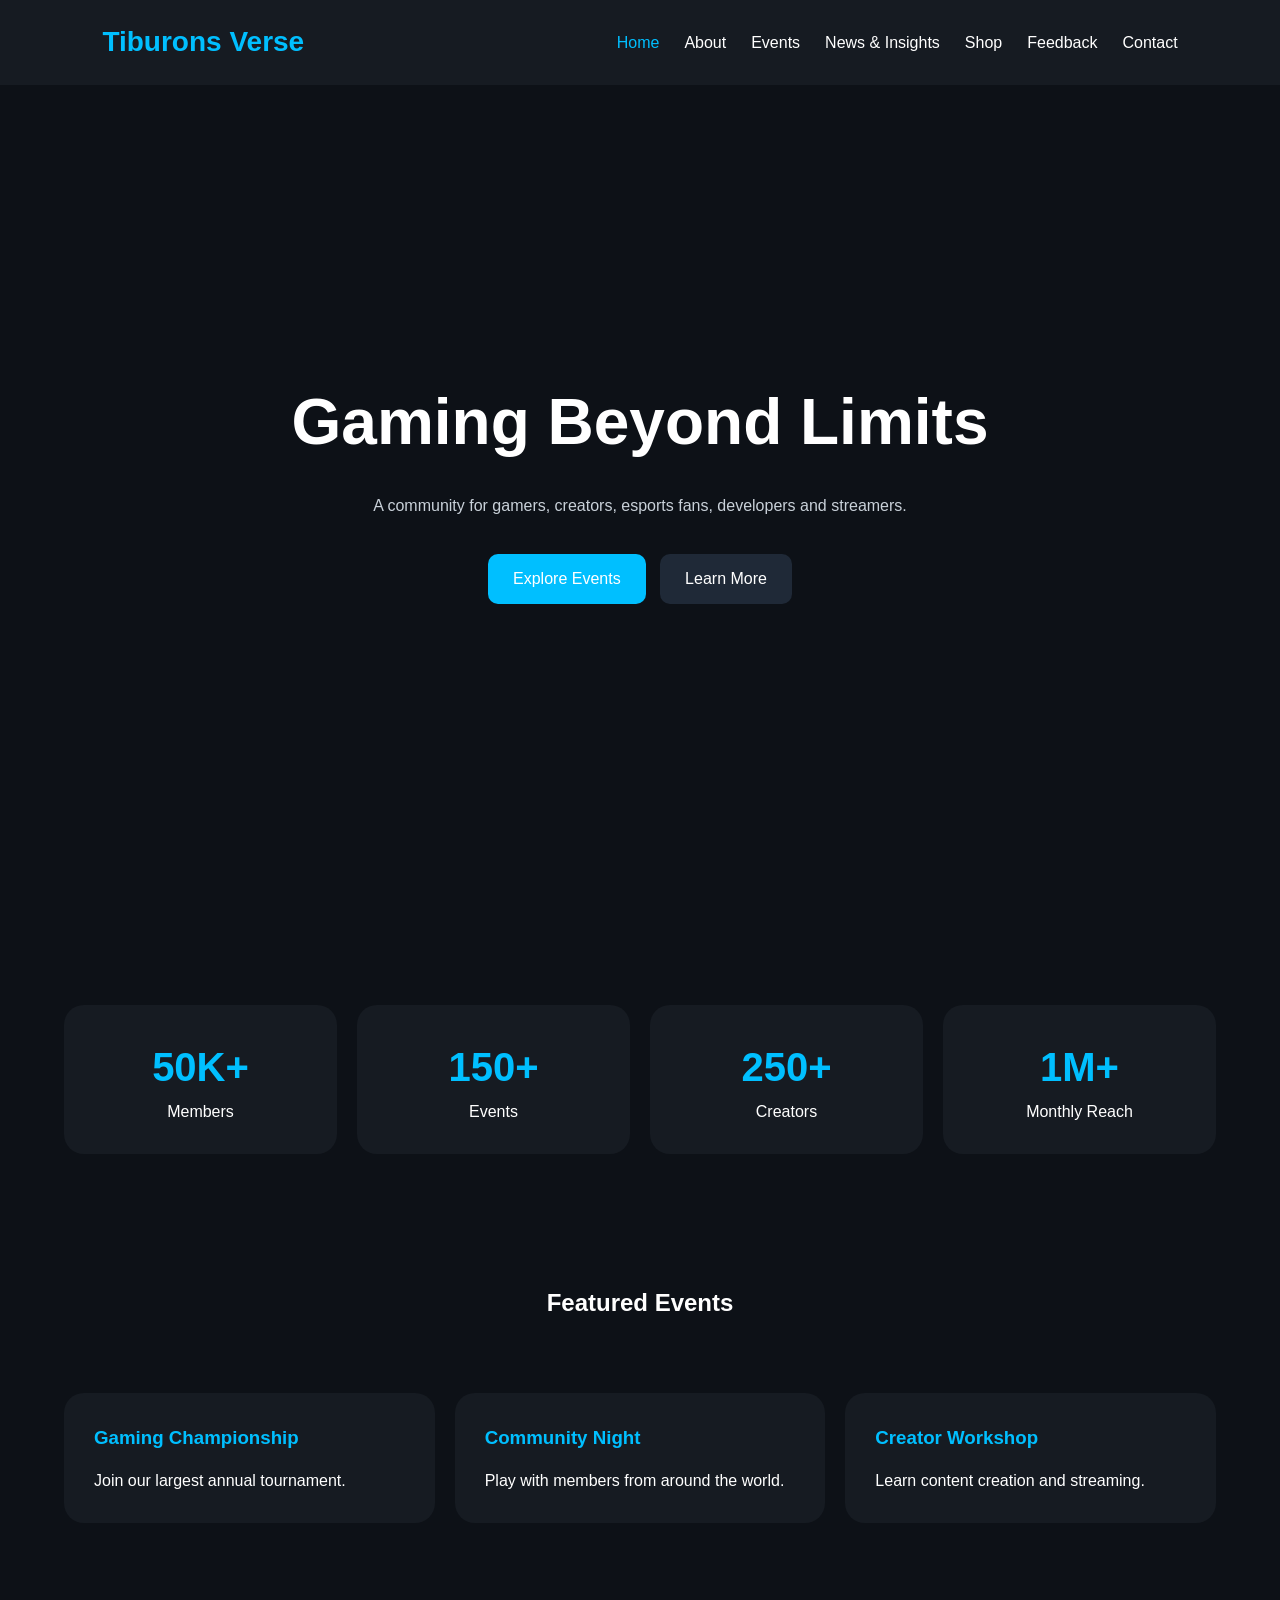
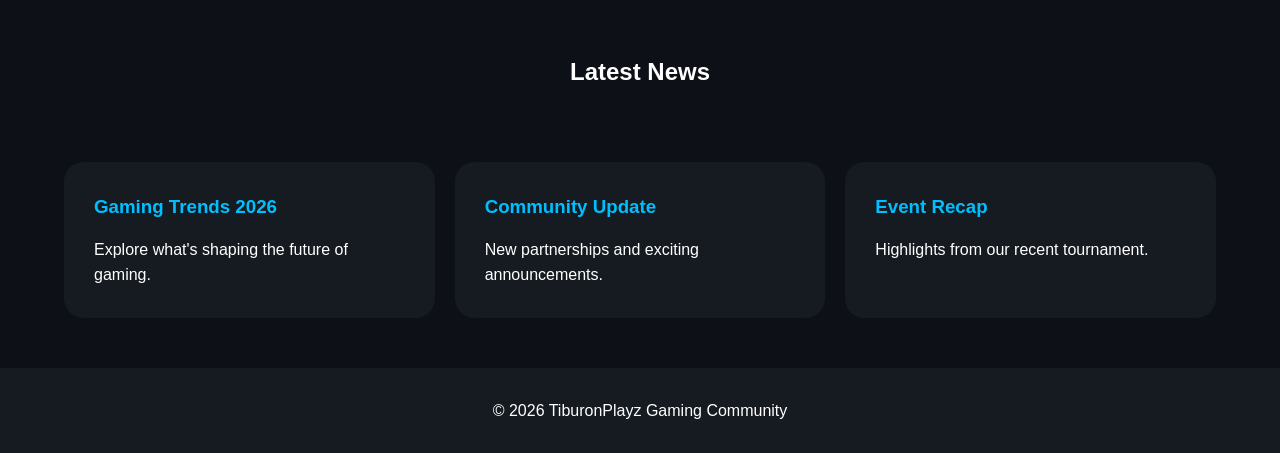
<file: index.html>
<!DOCTYPE html>

<html lang="en">
<head>
    <meta charset="UTF-8">
    <meta name="viewport" content="width=device-width, initial-scale=1.0">
    <title>Tiburons Verse</title>
    <link rel="stylesheet" href="style.css">
    <link rel="icon" type="image/png" href="favicon.png">
</head>
    <!-- Google tag (gtag.js) -->
<script async src="https://www.googletagmanager.com/gtag/js?id=G-MHBF6T37PB"></script>
<script>
  window.dataLayer = window.dataLayer || [];
  function gtag(){dataLayer.push(arguments);}
  gtag('js', new Date());

  gtag('config', 'G-MHBF6T37PB');
</script>
<body>

<header>
    

    <nav class="navbar">
        <div class="logo">Tiburons Verse</div>


    <ul class="nav-links">
        <li><a href="index.html" class="active">Home</a></li>
        <li><a href="about.html">About</a></li>
        <li><a href="events.html">Events</a></li>
        <li><a href="news.html">News & Insights</a></li>
        <li><a href="shop.html">Shop</a></li>
        <li><a href="feedback.html">Feedback</a></li>
        <li><a href="contact.html">Contact</a></li>
    </ul>

    <button class="menu-btn">☰</button>
</nav>


</header>

<section class="hero">
    <div class="hero-content">
        <h1>Gaming Beyond Limits</h1>
        <p>
            A community for gamers, creators, esports fans,
            developers and streamers.
        </p>


    <div class="hero-buttons">
        <a href="events.html" class="btn">Explore Events</a>
        <a href="about.html" class="btn btn-secondary">Learn More</a>
    </div>
</div>


</section>

<section class="stats">
    <div class="container">
        <div class="stat-card">
            <h2>50K+</h2>
            <p>Members</p>
        </div>


    <div class="stat-card">
        <h2>150+</h2>
        <p>Events</p>
    </div>

    <div class="stat-card">
        <h2>250+</h2>
        <p>Creators</p>
    </div>

    <div class="stat-card">
        <h2>1M+</h2>
        <p>Monthly Reach</p>
    </div>
</div>

</section>

<section class="featured">
    <h2>Featured Events</h2>


<div class="cards">

    <div class="card">
        <h3>Gaming Championship</h3>
        <p>
            Join our largest annual tournament.
        </p>
    </div>

    <div class="card">
        <h3>Community Night</h3>
        <p>
            Play with members from around the world.
        </p>
    </div>

    <div class="card">
        <h3>Creator Workshop</h3>
        <p>
            Learn content creation and streaming.
        </p>
    </div>

</div>


</section>

<section class="news-preview">
    <h2>Latest News</h2>


<div class="cards">

    <div class="card">
        <h3>Gaming Trends 2026</h3>
        <p>Explore what's shaping the future of gaming.</p>
    </div>

    <div class="card">
        <h3>Community Update</h3>
        <p>New partnerships and exciting announcements.</p>
    </div>

    <div class="card">
        <h3>Event Recap</h3>
        <p>Highlights from our recent tournament.</p>
    </div>

</div>


</section>

<footer>
    <p>© 2026 TiburonPlayz Gaming Community</p>
</footer>

<script src="main.js"></script>

</body>
</html>
</file>
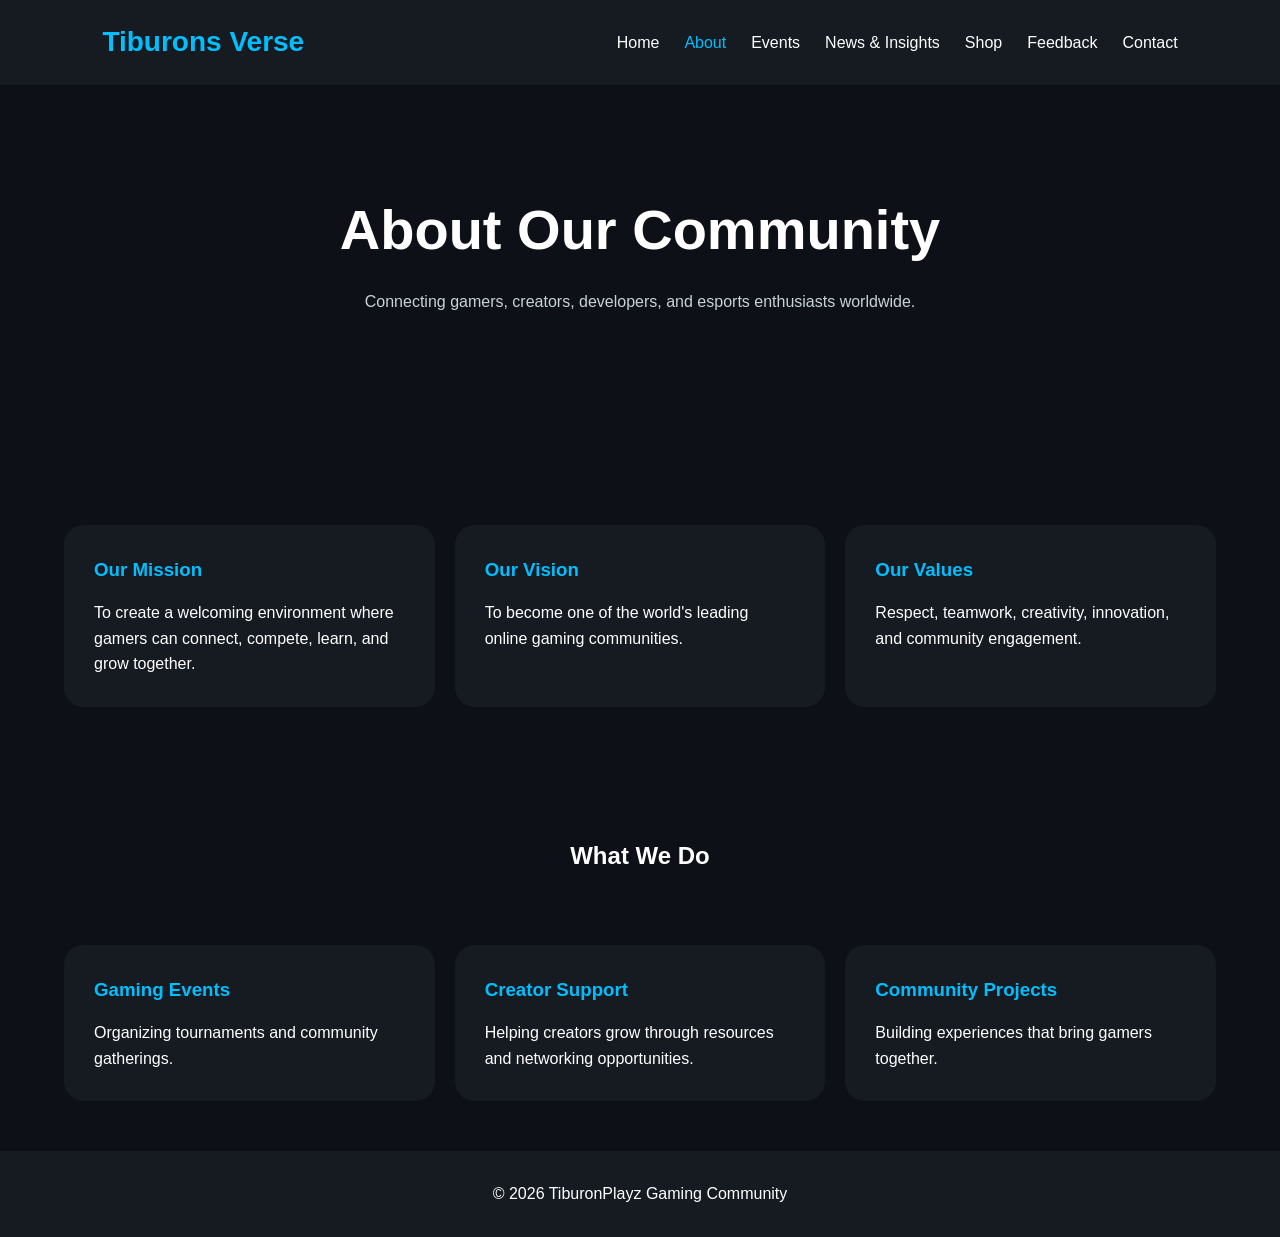
<file: about.html>
<!DOCTYPE html>

<html lang="en">
<head>
    <meta charset="UTF-8">
    <meta name="viewport" content="width=device-width, initial-scale=1.0">
    <title>About Us | Tiburons Verse</title>
    <link rel="stylesheet" href="style.css">
     <link rel="icon" type="image/png" href="favicon.png">
</head>
    <!-- Google tag (gtag.js) -->
<script async src="https://www.googletagmanager.com/gtag/js?id=G-MHBF6T37PB"></script>
<script>
  window.dataLayer = window.dataLayer || [];
  function gtag(){dataLayer.push(arguments);}
  gtag('js', new Date());

  gtag('config', 'G-MHBF6T37PB');
</script>
<body>

<header>
    <nav class="navbar">
        <div class="logo">Tiburons Verse</div>


    <ul class="nav-links">
        <li><a href="index.html">Home</a></li>
        <li><a href="about.html" class="active">About</a></li>
        <li><a href="events.html">Events</a></li>
        <li><a href="news.html">News & Insights</a></li>
        <li><a href="shop.html">Shop</a></li>
        <li><a href="feedback.html">Feedback</a></li>
        <li><a href="contact.html">Contact</a></li>
    </ul>

    <button class="menu-btn">☰</button>
</nav>


</header>

<section class="page-header">
    <h1>About Our Community</h1>
    <p>
        Connecting gamers, creators, developers,
        and esports enthusiasts worldwide.
    </p>
</section>

<section class="featured">


<div class="cards">

    <div class="card">
        <h3>Our Mission</h3>
        <p>
            To create a welcoming environment where gamers
            can connect, compete, learn, and grow together.
        </p>
    </div>

    <div class="card">
        <h3>Our Vision</h3>
        <p>
            To become one of the world's leading online
            gaming communities.
        </p>
    </div>

    <div class="card">
        <h3>Our Values</h3>
        <p>
            Respect, teamwork, creativity, innovation,
            and community engagement.
        </p>
    </div>

</div>


</section>

<section class="featured">


<h2>What We Do</h2>

<div class="cards">

    <div class="card">
        <h3>Gaming Events</h3>
        <p>
            Organizing tournaments and community gatherings.
        </p>
    </div>

    <div class="card">
        <h3>Creator Support</h3>
        <p>
            Helping creators grow through resources
            and networking opportunities.
        </p>
    </div>

    <div class="card">
        <h3>Community Projects</h3>
        <p>
            Building experiences that bring gamers together.
        </p>
    </div>

</div>


</section>

<footer>
    <p>© 2026 TiburonPlayz Gaming Community</p>
</footer>

<script src="main.js"></script>

</body>
</html>
</file>
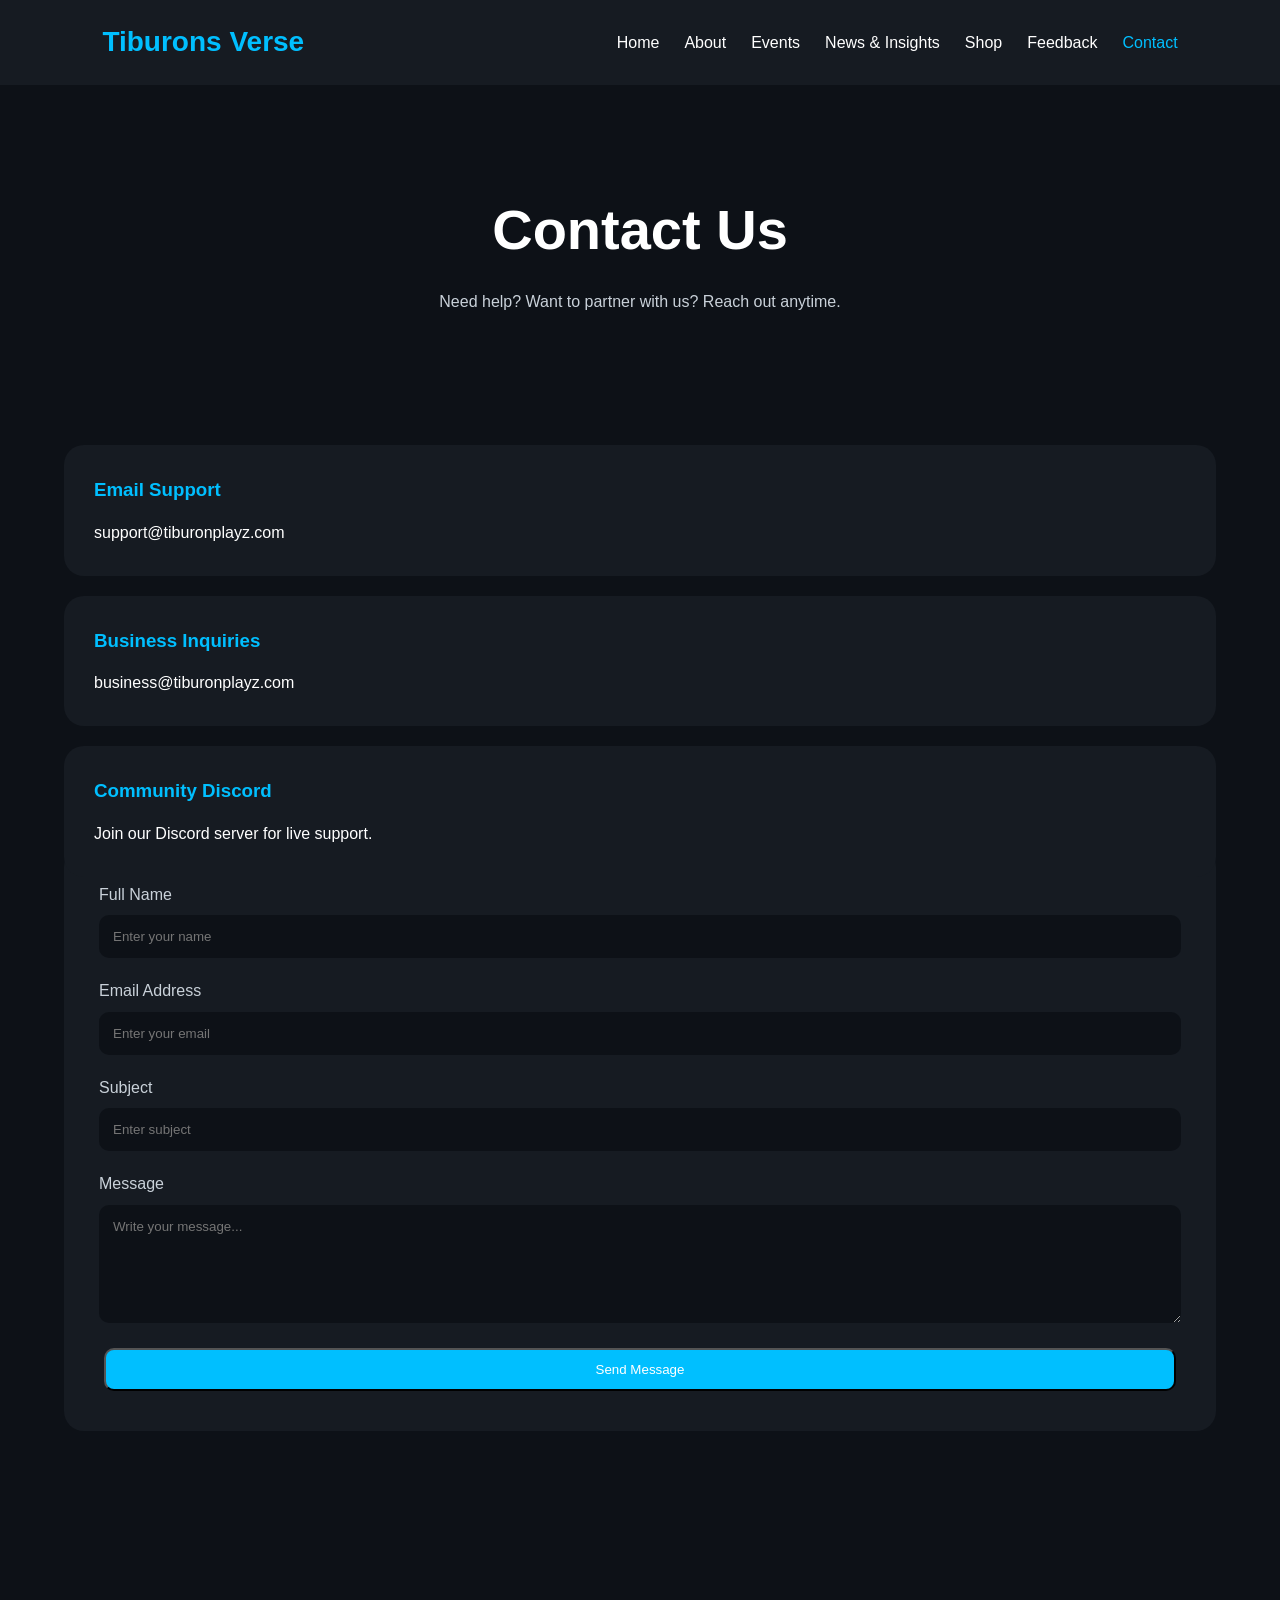
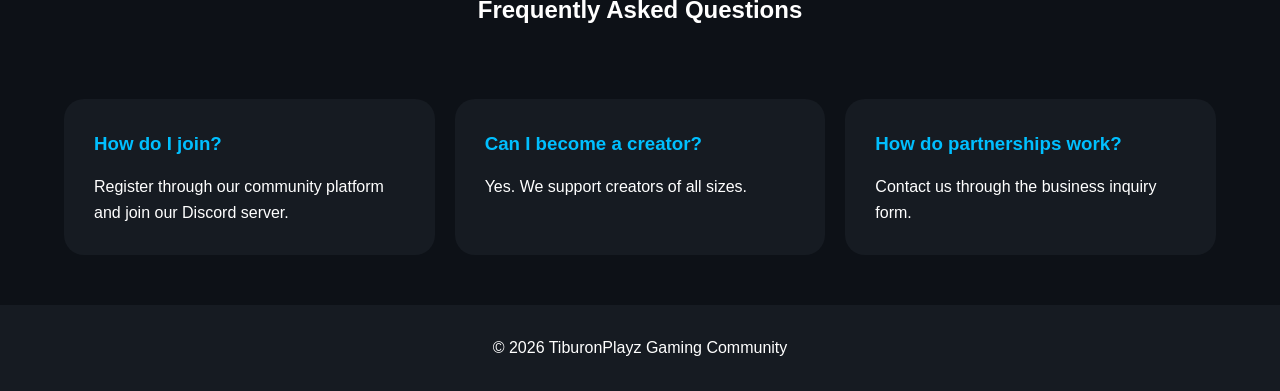
<file: contact.html>
<!DOCTYPE html>

<html lang="en">
<head>
    <meta charset="UTF-8">
    <meta name="viewport" content="width=device-width, initial-scale=1.0">
    <title>Contact Us | Tiburons Verse</title>
    <link rel="stylesheet" href="style.css">
     <link rel="icon" type="image/png" href="favicon.png">
</head>
    <!-- Google tag (gtag.js) -->
<script async src="https://www.googletagmanager.com/gtag/js?id=G-MHBF6T37PB"></script>
<script>
  window.dataLayer = window.dataLayer || [];
  function gtag(){dataLayer.push(arguments);}
  gtag('js', new Date());

  gtag('config', 'G-MHBF6T37PB');
</script>
<body>

<header>
    <nav class="navbar">
        <div class="logo">Tiburons Verse</div>


    <ul class="nav-links">
        <li><a href="index.html">Home</a></li>
        <li><a href="about.html">About</a></li>
        <li><a href="events.html">Events</a></li>
        <li><a href="news.html">News & Insights</a></li>
        <li><a href="shop.html">Shop</a></li>
        <li><a href="feedback.html">Feedback</a></li>
        <li><a href="contact.html" class="active">Contact</a></li>
    </ul>

    <button class="menu-btn">☰</button>
</nav>


</header>

<section class="page-header">
    <h1>Contact Us</h1>
    <p>
        Need help? Want to partner with us?
        Reach out anytime.
    </p>
</section>

<section class="contact-grid">


<div class="contact-info">

    <div class="card">
        <h3>Email Support</h3>
        <p>support@tiburonplayz.com</p>
    </div>

    <div class="card">
        <h3>Business Inquiries</h3>
        <p>business@tiburonplayz.com</p>
    </div>

    <div class="card">
        <h3>Community Discord</h3>
        <p>Join our Discord server for live support.</p>
    </div>

</div>

<div class="form-container">

    <form id="contactForm">

        <label>Full Name</label>
        <input type="text"
        placeholder="Enter your name"
        required>

        <label>Email Address</label>
        <input type="email"
        placeholder="Enter your email"
        required>

        <label>Subject</label>
        <input type="text"
        placeholder="Enter subject"
        required>

        <label>Message</label>
        <textarea rows="6"
        placeholder="Write your message..."
        required></textarea>

        <button type="submit" class="btn">
            Send Message
        </button>

    </form>

</div>


</section>

<section class="featured">


<h2>Frequently Asked Questions</h2>

<div class="cards">

    <div class="card">
        <h3>How do I join?</h3>
        <p>
            Register through our community platform
            and join our Discord server.
        </p>
    </div>

    <div class="card">
        <h3>Can I become a creator?</h3>
        <p>
            Yes. We support creators of all sizes.
        </p>
    </div>

    <div class="card">
        <h3>How do partnerships work?</h3>
        <p>
            Contact us through the business inquiry form.
        </p>
    </div>

</div>


</section>

<footer>
    <p>© 2026 TiburonPlayz Gaming Community</p>
</footer>

<script src="main.js"></script>

</body>
</html>
</file>
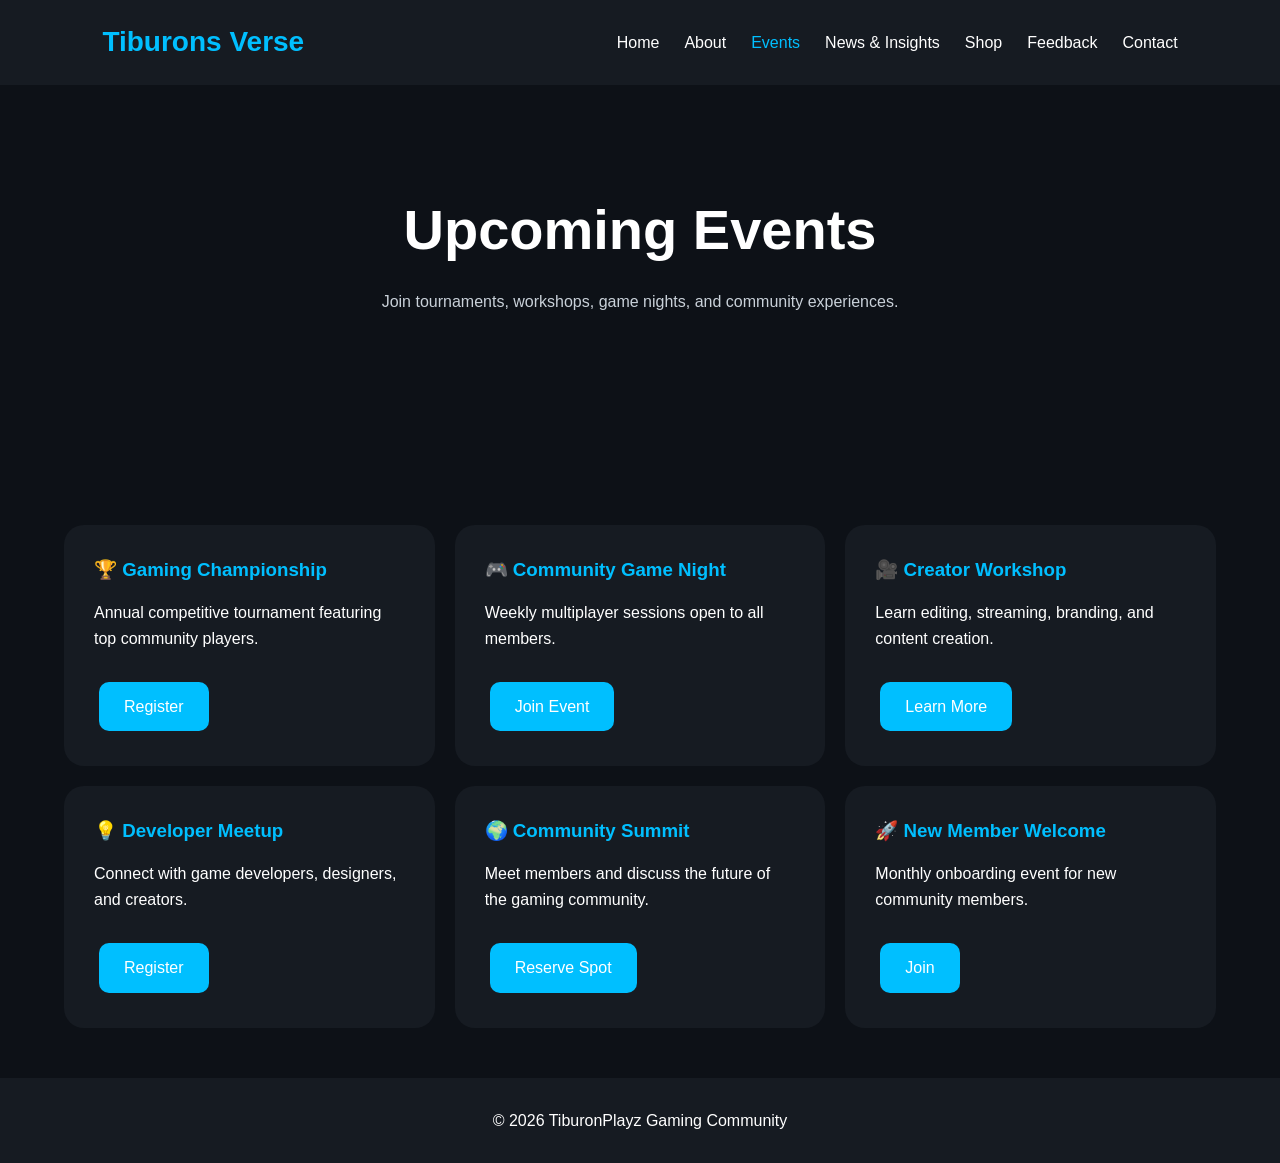
<file: events.html>
<!DOCTYPE html>

<html lang="en">
<head>
    <meta charset="UTF-8">
    <meta name="viewport" content="width=device-width, initial-scale=1.0">
    <title>Events | Tiburons Verse</title>
    <link rel="stylesheet" href="style.css">
     <link rel="icon" type="image/png" href="favicon.png">
</head>
    <!-- Google tag (gtag.js) -->
<script async src="https://www.googletagmanager.com/gtag/js?id=G-MHBF6T37PB"></script>
<script>
  window.dataLayer = window.dataLayer || [];
  function gtag(){dataLayer.push(arguments);}
  gtag('js', new Date());

  gtag('config', 'G-MHBF6T37PB');
</script>
<body>

<header>
    <nav class="navbar">
        <div class="logo">Tiburons Verse</div>


    <ul class="nav-links">
        <li><a href="index.html">Home</a></li>
        <li><a href="about.html">About</a></li>
        <li><a href="events.html" class="active">Events</a></li>
        <li><a href="news.html">News & Insights</a></li>
        <li><a href="shop.html">Shop</a></li>
        <li><a href="feedback.html">Feedback</a></li>
        <li><a href="contact.html">Contact</a></li>
    </ul>

    <button class="menu-btn">☰</button>
</nav>


</header>

<section class="page-header">
    <h1>Upcoming Events</h1>
    <p>
        Join tournaments, workshops, game nights,
        and community experiences.
    </p>
</section>

<section class="featured">


<div class="cards">

    <div class="card">
        <h3>🏆 Gaming Championship</h3>
        <p>
            Annual competitive tournament featuring
            top community players.
        </p>

        <br>

        <a href="#" class="btn">
            Register
        </a>
    </div>

    <div class="card">
        <h3>🎮 Community Game Night</h3>
        <p>
            Weekly multiplayer sessions open
            to all members.
        </p>

        <br>

        <a href="#" class="btn">
            Join Event
        </a>
    </div>

    <div class="card">
        <h3>🎥 Creator Workshop</h3>
        <p>
            Learn editing, streaming, branding,
            and content creation.
        </p>

        <br>

        <a href="#" class="btn">
            Learn More
        </a>
    </div>

    <div class="card">
        <h3>💡 Developer Meetup</h3>
        <p>
            Connect with game developers,
            designers, and creators.
        </p>

        <br>

        <a href="#" class="btn">
            Register
        </a>
    </div>

    <div class="card">
        <h3>🌍 Community Summit</h3>
        <p>
            Meet members and discuss the future
            of the gaming community.
        </p>

        <br>

        <a href="#" class="btn">
            Reserve Spot
        </a>
    </div>

    <div class="card">
        <h3>🚀 New Member Welcome</h3>
        <p>
            Monthly onboarding event for
            new community members.
        </p>

        <br>

        <a href="#" class="btn">
            Join
        </a>
    </div>

</div>


</section>

<footer>
    <p>© 2026 TiburonPlayz Gaming Community</p>
</footer>

<script src="main.js"></script>

</body>
</html>
</file>
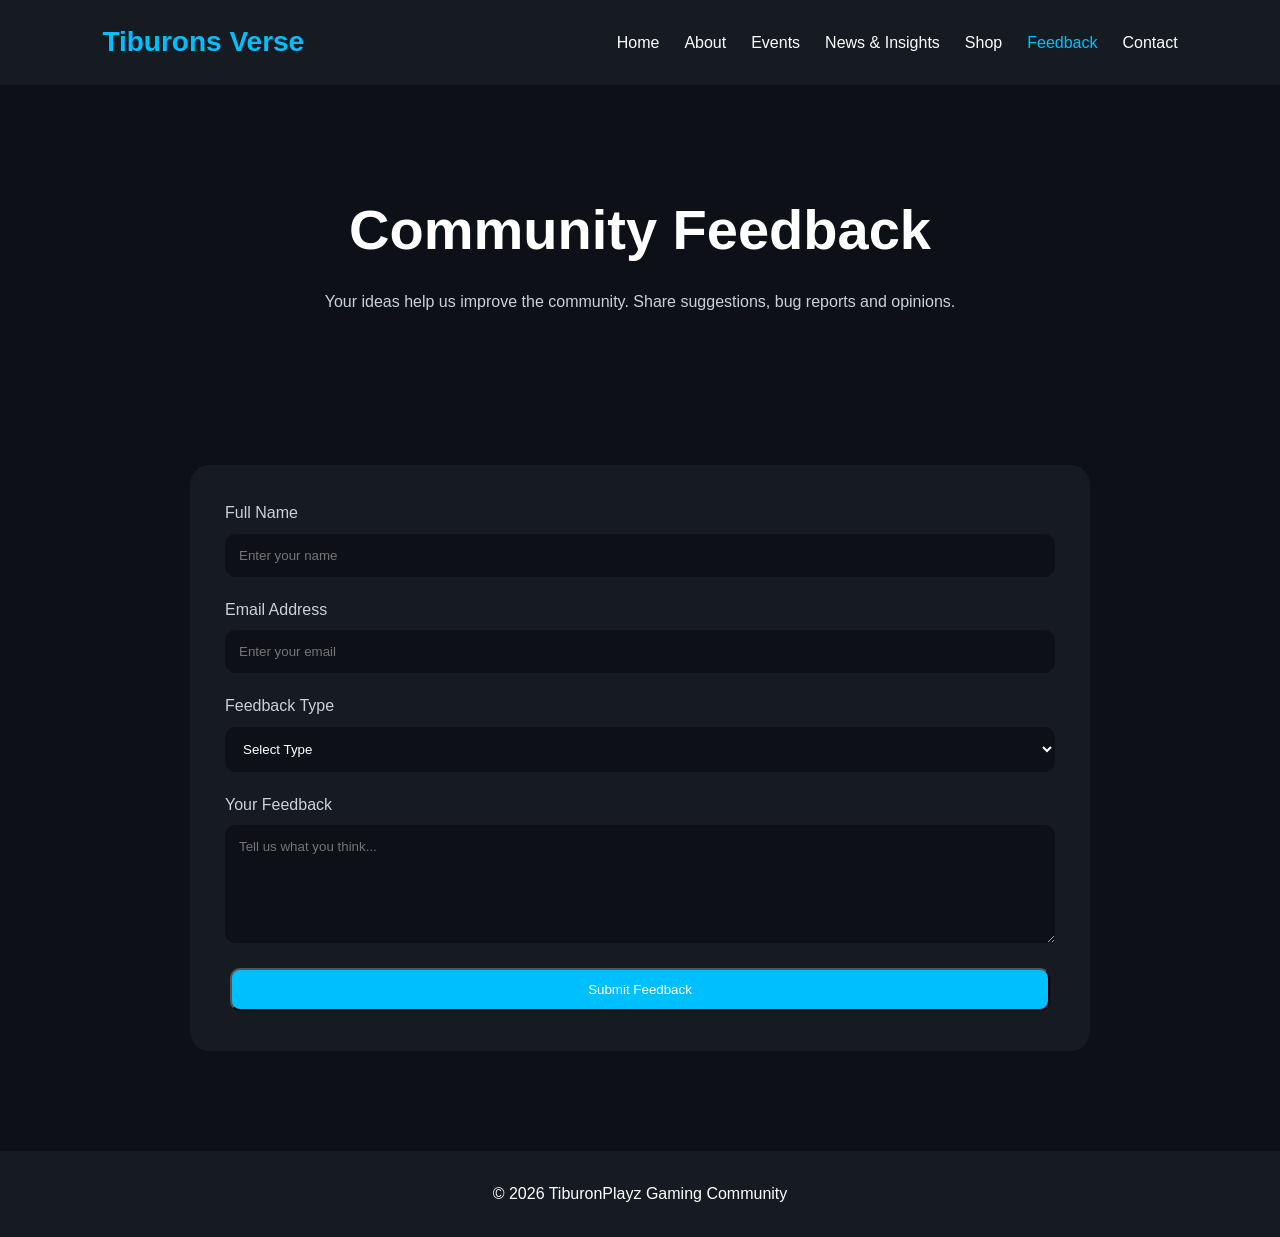
<file: feedback.html>
<!DOCTYPE html>

<html lang="en">
<head>
    <meta charset="UTF-8">
    <meta name="viewport" content="width=device-width, initial-scale=1.0">
    <title>Feedback | Tiburons Verse</title>
    <link rel="stylesheet" href="style.css">
     <link rel="icon" type="image/png" href="favicon.png">
</head>
    <!-- Google tag (gtag.js) -->
<script async src="https://www.googletagmanager.com/gtag/js?id=G-MHBF6T37PB"></script>
<script>
  window.dataLayer = window.dataLayer || [];
  function gtag(){dataLayer.push(arguments);}
  gtag('js', new Date());

  gtag('config', 'G-MHBF6T37PB');
</script>
<body>

<header>
    <nav class="navbar">
        <div class="logo">Tiburons Verse</div>


    <ul class="nav-links">
        <li><a href="index.html">Home</a></li>
        <li><a href="about.html">About</a></li>
        <li><a href="events.html">Events</a></li>
        <li><a href="news.html">News & Insights</a></li>
        <li><a href="shop.html">Shop</a></li>
        <li><a href="feedback.html" class="active">Feedback</a></li>
        <li><a href="contact.html">Contact</a></li>
    </ul>

    <button class="menu-btn">☰</button>
</nav>


</header>

<section class="page-header">
    <h1>Community Feedback</h1>
    <p>
        Your ideas help us improve the community.
        Share suggestions, bug reports and opinions.
    </p>
</section>

<section class="form-section">


<div class="form-container">

    <form id="feedbackForm">

        <label>Full Name</label>
        <input type="text" placeholder="Enter your name" required>

        <label>Email Address</label>
        <input type="email" placeholder="Enter your email" required>

        <label>Feedback Type</label>
        <select required>
            <option value="">Select Type</option>
            <option>Suggestion</option>
            <option>Bug Report</option>
            <option>Community Idea</option>
            <option>General Feedback</option>
        </select>

        <label>Your Feedback</label>
        <textarea rows="6"
        placeholder="Tell us what you think..."
        required></textarea>

        <button type="submit" class="btn">
            Submit Feedback
        </button>

    </form>

</div>


</section>

<footer>
    <p>© 2026 TiburonPlayz Gaming Community</p>
</footer>

<script src="main.js"></script>

</body>
</html>
</file>
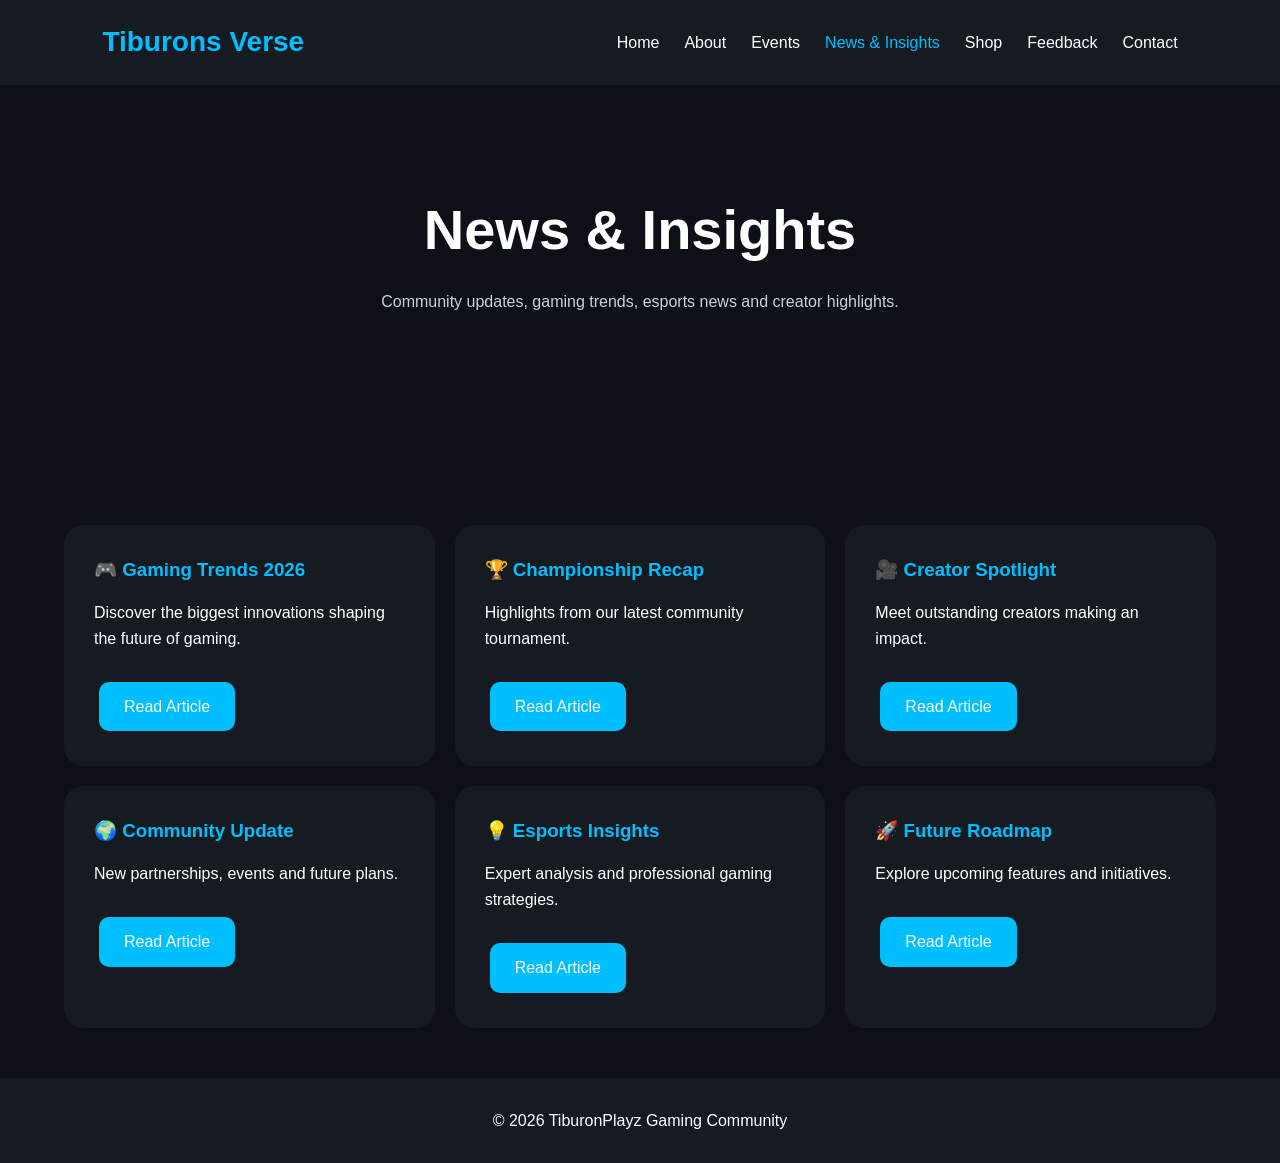
<file: news.html>
<!DOCTYPE html>

<html lang="en">
<head>
    <meta charset="UTF-8">
    <meta name="viewport" content="width=device-width, initial-scale=1.0">
    <title>News & Insights | Tiburons Verse</title>
    <link rel="stylesheet" href="style.css">
     <link rel="icon" type="image/png" href="favicon.png">
</head>
    <!-- Google tag (gtag.js) -->
<script async src="https://www.googletagmanager.com/gtag/js?id=G-MHBF6T37PB"></script>
<script>
  window.dataLayer = window.dataLayer || [];
  function gtag(){dataLayer.push(arguments);}
  gtag('js', new Date());

  gtag('config', 'G-MHBF6T37PB');
</script>
<body>

<header>
    <nav class="navbar">
        <div class="logo">Tiburons Verse</div>


    <ul class="nav-links">
        <li><a href="index.html">Home</a></li>
        <li><a href="about.html">About</a></li>
        <li><a href="events.html">Events</a></li>
        <li><a href="news.html" class="active">News & Insights</a></li>
        <li><a href="shop.html">Shop</a></li>
        <li><a href="feedback.html">Feedback</a></li>
        <li><a href="contact.html">Contact</a></li>
    </ul>

    <button class="menu-btn">☰</button>
</nav>


</header>

<section class="page-header">
    <h1>News & Insights</h1>
    <p>
        Community updates, gaming trends,
        esports news and creator highlights.
    </p>
</section>

<section class="featured">


<div class="cards">

    <article class="card">
        <h3>🎮 Gaming Trends 2026</h3>
        <p>
            Discover the biggest innovations shaping
            the future of gaming.
        </p>
        <br>
        <a href="#" class="btn">Read Article</a>
    </article>

    <article class="card">
        <h3>🏆 Championship Recap</h3>
        <p>
            Highlights from our latest community tournament.
        </p>
        <br>
        <a href="#" class="btn">Read Article</a>
    </article>

    <article class="card">
        <h3>🎥 Creator Spotlight</h3>
        <p>
            Meet outstanding creators making an impact.
        </p>
        <br>
        <a href="#" class="btn">Read Article</a>
    </article>

    <article class="card">
        <h3>🌍 Community Update</h3>
        <p>
            New partnerships, events and future plans.
        </p>
        <br>
        <a href="#" class="btn">Read Article</a>
    </article>

    <article class="card">
        <h3>💡 Esports Insights</h3>
        <p>
            Expert analysis and professional gaming strategies.
        </p>
        <br>
        <a href="#" class="btn">Read Article</a>
    </article>

    <article class="card">
        <h3>🚀 Future Roadmap</h3>
        <p>
            Explore upcoming features and initiatives.
        </p>
        <br>
        <a href="#" class="btn">Read Article</a>
    </article>

</div>


</section>

<footer>
    <p>© 2026 TiburonPlayz Gaming Community</p>
</footer>

<script src="main.js"></script>

</body>
</html>
</file>
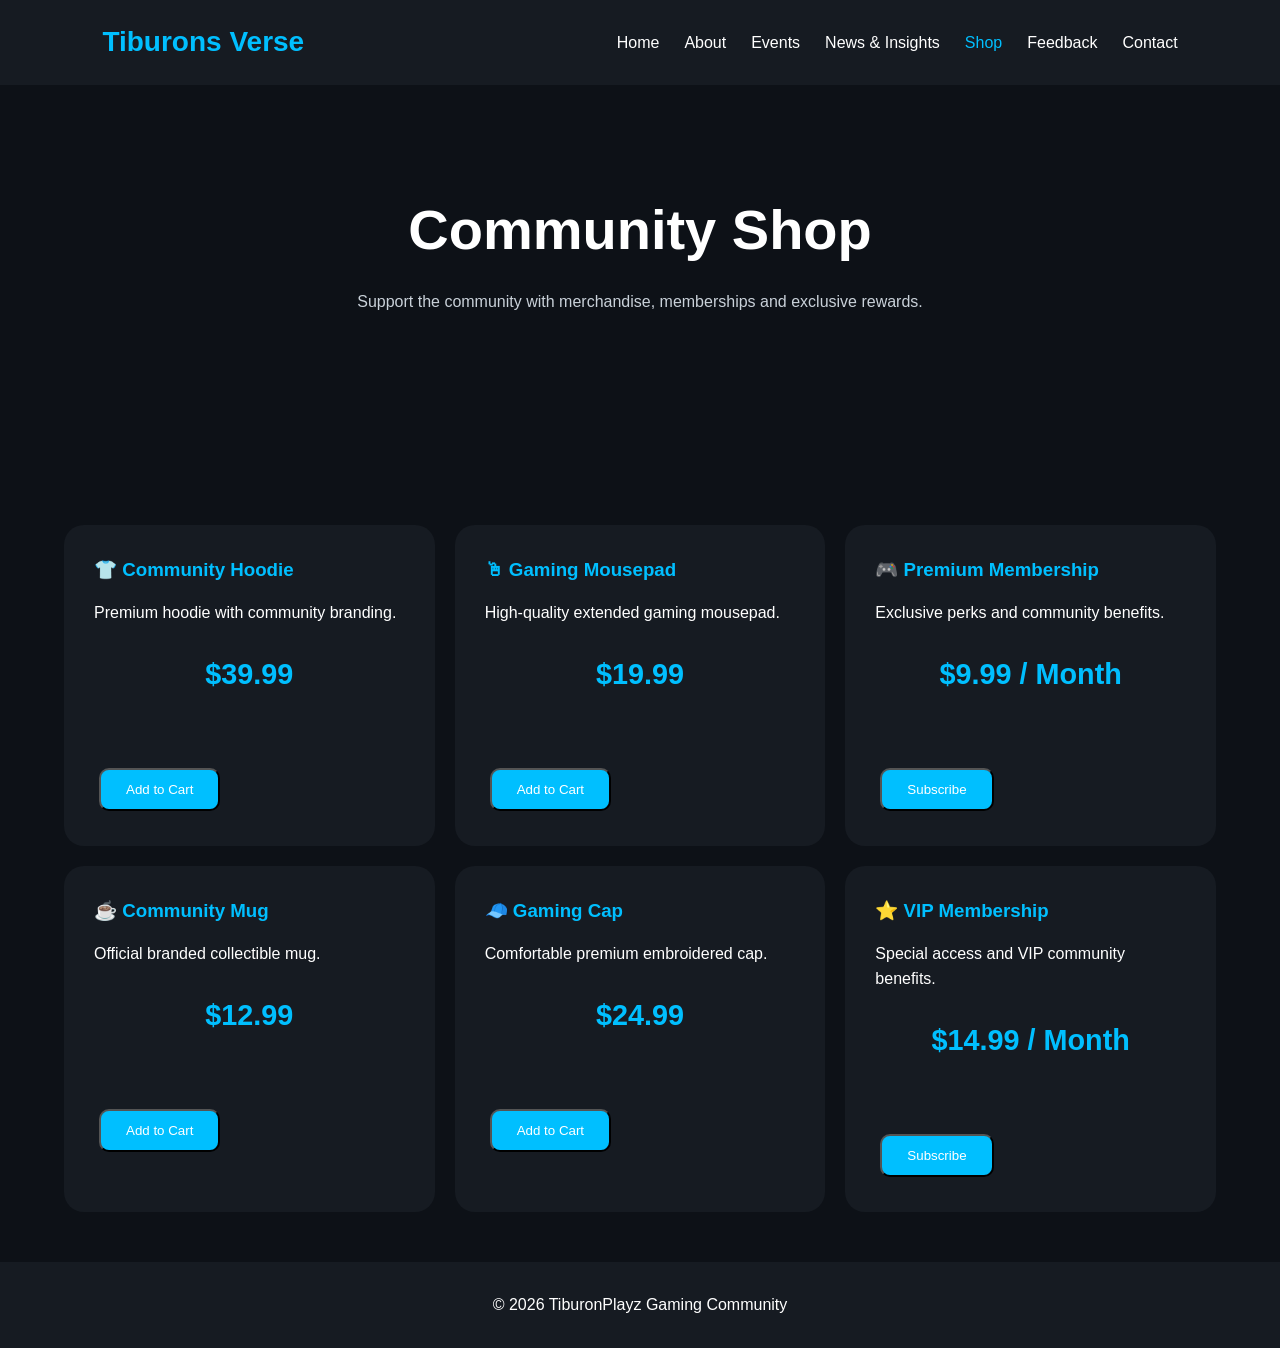
<file: shop.html>
<!DOCTYPE html>

<html lang="en">
<head>
    <meta charset="UTF-8">
    <meta name="viewport" content="width=device-width, initial-scale=1.0">
    <title>Shop | Tiburons Verse</title>
    <link rel="stylesheet" href="style.css">
     <link rel="icon" type="image/png" href="favicon.png">
</head>
    <!-- Google tag (gtag.js) -->
<script async src="https://www.googletagmanager.com/gtag/js?id=G-MHBF6T37PB"></script>
<script>
  window.dataLayer = window.dataLayer || [];
  function gtag(){dataLayer.push(arguments);}
  gtag('js', new Date());

  gtag('config', 'G-MHBF6T37PB');
</script>
<body>

<header>
    <nav class="navbar">
        <div class="logo">Tiburons Verse</div>


    <ul class="nav-links">
        <li><a href="index.html">Home</a></li>
        <li><a href="about.html">About</a></li>
        <li><a href="events.html">Events</a></li>
        <li><a href="news.html">News & Insights</a></li>
        <li><a href="shop.html" class="active">Shop</a></li>
        <li><a href="feedback.html">Feedback</a></li>
        <li><a href="contact.html">Contact</a></li>
    </ul>

    <button class="menu-btn">☰</button>
</nav>


</header>

<section class="page-header">
    <h1>Community Shop</h1>
    <p>
        Support the community with merchandise,
        memberships and exclusive rewards.
    </p>
</section>

<section class="featured">


<div class="cards">

    <div class="card">
        <h3>👕 Community Hoodie</h3>
        <p>Premium hoodie with community branding.</p>

        <br>

        <h2>$39.99</h2>

        <br>

        <button class="btn">
            Add to Cart
        </button>
    </div>

    <div class="card">
        <h3>🖱 Gaming Mousepad</h3>
        <p>High-quality extended gaming mousepad.</p>

        <br>

        <h2>$19.99</h2>

        <br>

        <button class="btn">
            Add to Cart
        </button>
    </div>

    <div class="card">
        <h3>🎮 Premium Membership</h3>
        <p>Exclusive perks and community benefits.</p>

        <br>

        <h2>$9.99 / Month</h2>

        <br>

        <button class="btn">
            Subscribe
        </button>
    </div>

    <div class="card">
        <h3>☕ Community Mug</h3>
        <p>Official branded collectible mug.</p>

        <br>

        <h2>$12.99</h2>

        <br>

        <button class="btn">
            Add to Cart
        </button>
    </div>

    <div class="card">
        <h3>🧢 Gaming Cap</h3>
        <p>Comfortable premium embroidered cap.</p>

        <br>

        <h2>$24.99</h2>

        <br>

        <button class="btn">
            Add to Cart
        </button>
    </div>

    <div class="card">
        <h3>⭐ VIP Membership</h3>
        <p>Special access and VIP community benefits.</p>

        <br>

        <h2>$14.99 / Month</h2>

        <br>

        <button class="btn">
            Subscribe
        </button>
    </div>

</div>


</section>

<footer>
    <p>© 2026 TiburonPlayz Gaming Community</p>
</footer>

<script src="main.js"></script>

</body>
</html>
</file>
<file: style.css>
*{
margin:0;
padding:0;
box-sizing:border-box;
font-family:Segoe UI,sans-serif;
}

body{
background:#0D1117;
color:white;
line-height:1.6;
}

a{
text-decoration:none;
}

.navbar{
display:flex;
justify-content:space-between;
align-items:center;
padding:20px 8%;
background:#161B22;
position:sticky;
top:0;
z-index:1000;
}

.logo{
color:#00BFFF;
font-size:28px;
font-weight:700;
}

.nav-links{
display:flex;
list-style:none;
gap:25px;
}

.nav-links a{
color:white;
transition:.3s;
}

.nav-links a:hover,
.nav-links .active{
color:#00BFFF;
}

.menu-btn{
display:none;
background:none;
border:none;
color:white;
font-size:28px;
cursor:pointer;
}

.hero{
min-height:90vh;
display:flex;
align-items:center;
justify-content:center;
text-align:center;
padding:40px;
}

.hero-content h1{
font-size:4rem;
margin-bottom:20px;
}

.hero-content p{
max-width:700px;
margin:auto;
color:#c9d1d9;
}

.hero-buttons{
margin-top:30px;
}

.btn{
display:inline-block;
padding:12px 25px;
background:#00BFFF;
color:white;
border-radius:10px;
margin:5px;
}

.btn-secondary{
background:#1f2937;
}

.stats .container{
width:90%;
max-width:1200px;
margin:auto;
display:grid;
grid-template-columns:repeat(auto-fit,minmax(220px,1fr));
gap:20px;
padding:80px 0;
}

.stat-card{
background:#161B22;
padding:30px;
border-radius:20px;
text-align:center;
}

.stat-card h2{
color:#00BFFF;
font-size:2.5rem;
}

.featured,
.news-preview{
width:90%;
max-width:1200px;
margin:auto;
padding:80px 0;
}

.featured h2,
.news-preview h2{
text-align:center;
margin-bottom:40px;
}

.cards{
display:grid;
grid-template-columns:repeat(auto-fit,minmax(300px,1fr));
gap:20px;
}

.card{
background:#161B22;
padding:30px;
border-radius:20px;
transition:.3s;
}

.card:hover{
transform:translateY(-8px);
}

.card h3{
margin-bottom:15px;
color:#00BFFF;
}

footer{
text-align:center;
padding:30px;
background:#161B22;
}

@media(max-width:768px){

.nav-links{
display:none;
}

.menu-btn{
display:block;
}

.hero-content h1{
font-size:2.8rem;
}

}

.page-header{
text-align:center;
padding:100px 20px;
}

.page-header h1{
font-size:3.5rem;
margin-bottom:15px;
}

.page-header p{
max-width:700px;
margin:auto;
color:#c9d1d9;
}

.card h2{
color:#00BFFF;
font-size:1.8rem;
}

.form-section{
width:90%;
max-width:900px;
margin:auto;
padding:50px 0 100px;
}

.form-container{
background:#161B22;
padding:35px;
border-radius:20px;
}

.form-container form{
display:flex;
flex-direction:column;
}

.form-container label{
margin-bottom:8px;
color:#c9d1d9;
}

.form-container input,
.form-container textarea,
.form-container select{
padding:14px;
margin-bottom:20px;
border:none;
border-radius:10px;
background:#0D1117;
color:white;
}

.contact-grid{
width:90%;
max-width:1200px;
margin:auto;
padding-bottom:80px;

```
display:grid;
grid-template-columns:1fr 2fr;
gap:30px;
```

}

.contact-info{
display:flex;
flex-direction:column;
gap:20px;
}

@media(max-width:900px){

.contact-grid{
grid-template-columns:1fr;
}

}


/* ===================================== */
/* MOBILE MENU */
/* ===================================== */

@media(max-width:768px){

```
.nav-links{
    position:absolute;
    top:80px;
    left:0;
    width:100%;
    background:#161B22;

    flex-direction:column;
    text-align:center;

    padding:20px 0;

    display:none;
}

.nav-links.mobile-active{
    display:flex;
}
```

}

/* ===================================== */
/* NOTIFICATIONS */
/* ===================================== */

.notification{

```
position:fixed;

right:20px;
top:20px;

background:#00BFFF;

color:white;

padding:15px 25px;

border-radius:12px;

font-weight:600;

z-index:9999;

opacity:0;

transform:translateY(-20px);

transition:.4s;
```

}

.notification.show{

```
opacity:1;

transform:translateY(0);
```

}

/* ===================================== */
/* SCROLL ANIMATION */
/* ===================================== */

.card,
.stat-card{

```
opacity:0;

transform:translateY(30px);
```

}

.fade-in{

```
opacity:1 !important;

transform:translateY(0px) !important;

transition:all .7s ease;
```

}

/* ===================================== */
/* CARD EFFECT */
/* ===================================== */

.card{

```
transition:
transform .3s ease,
box-shadow .3s ease;
```

}

.card:hover{

```
box-shadow:
0 10px 30px
rgba(0,191,255,.25);
```

}
</file>
